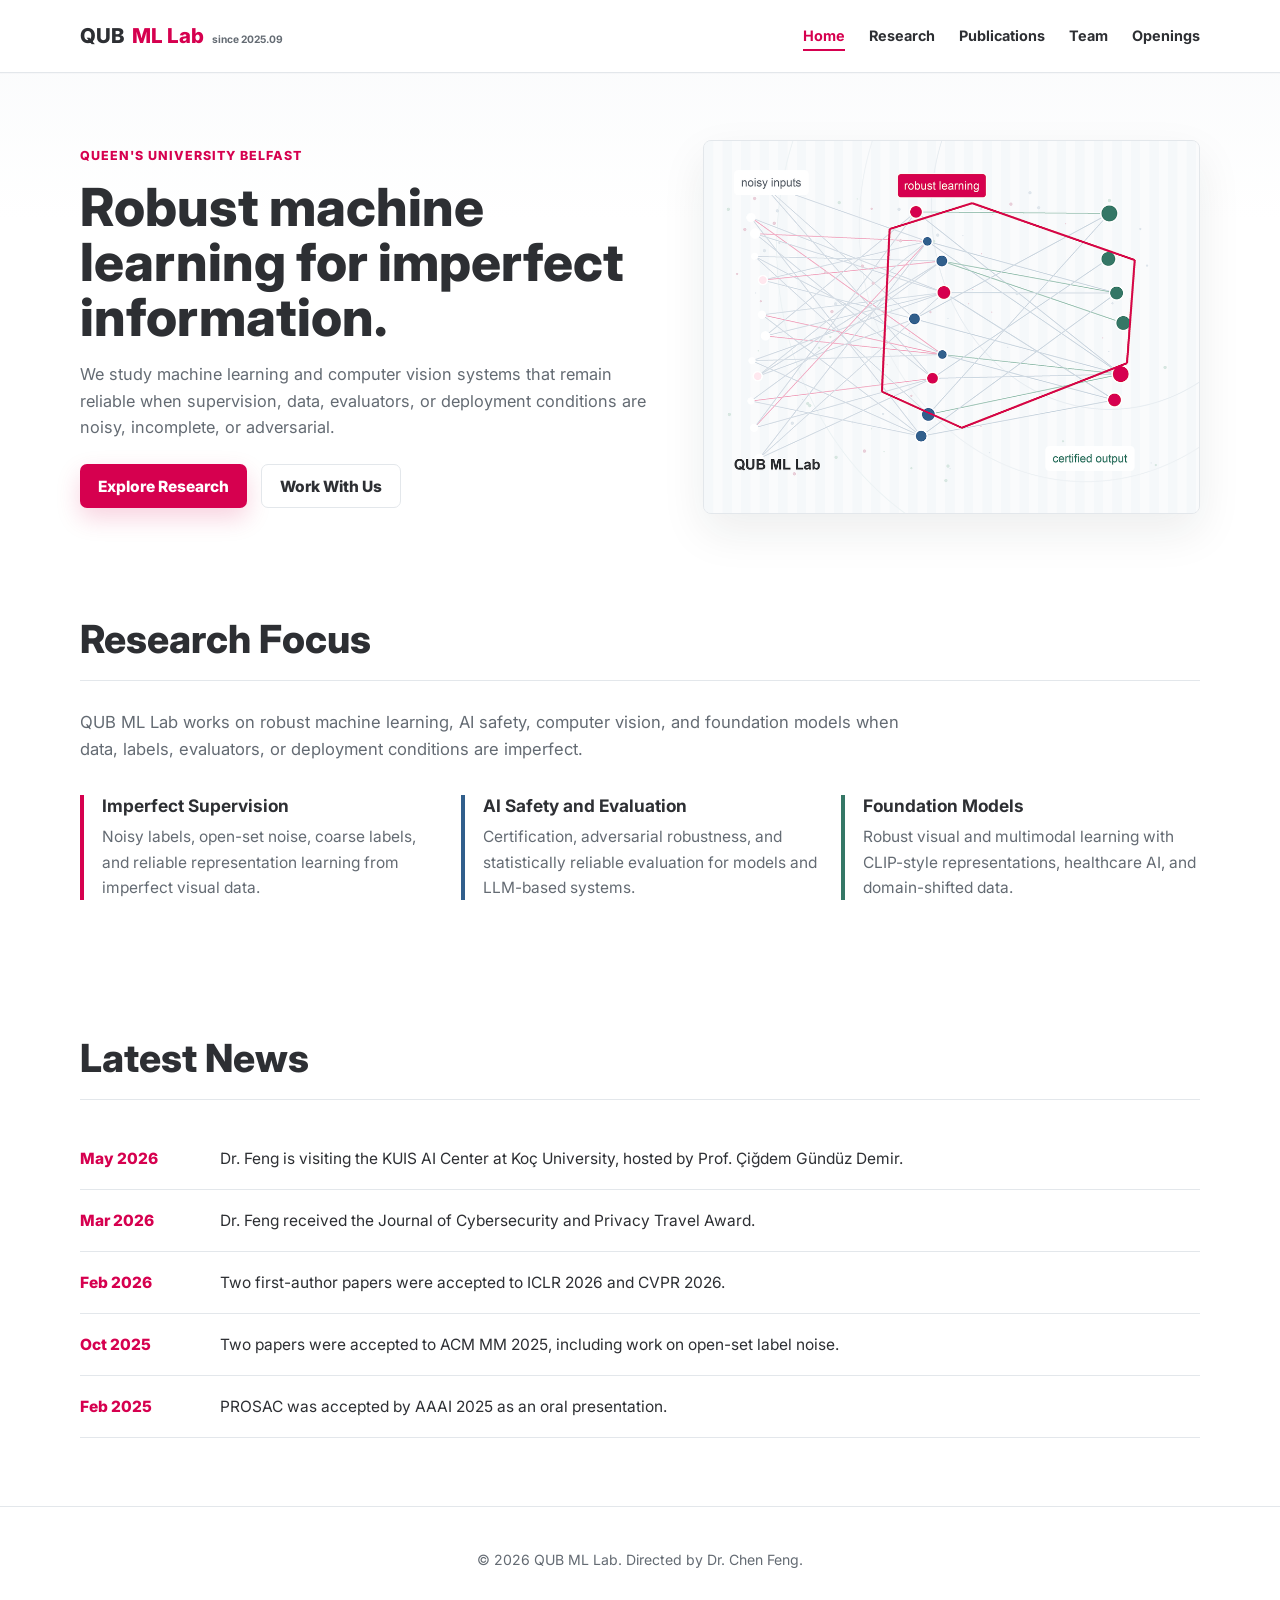
<file: index.html>
<!DOCTYPE html>
<html lang="en">
<head>
    <meta charset="UTF-8">
    <meta name="viewport" content="width=device-width, initial-scale=1.0">
    <meta name="description" content="QUB ML Lab at Queen's University Belfast researches robust machine learning, AI safety, and computer vision under imperfect information.">
    <meta name="keywords" content="QUB ML Lab, Queen's University Belfast, robust machine learning, AI safety, noisy labels, imperfect supervision, computer vision, foundation models">
    <meta name="author" content="QUB ML Lab, Dr. Chen Feng">
    <meta name="google-site-verification" content="5ubjARu1fwNDyKkQHaBxNW37N43oj0Prngqm2yiqPE0">
    <meta name="robots" content="index, follow">
    <meta name="theme-color" content="#d6004f">
    <link rel="canonical" href="https://qub-ml.github.io/">
    <title>QUB ML Lab | Robust Machine Learning, AI Safety and Computer Vision</title>
    <meta property="og:type" content="website">
    <meta property="og:locale" content="en_GB">
    <meta property="og:title" content="QUB ML Lab | Robust Machine Learning, AI Safety and Computer Vision">
    <meta property="og:description" content="QUB ML Lab at Queen's University Belfast researches robust machine learning, AI safety, and computer vision under imperfect information.">
    <meta property="og:url" content="https://qub-ml.github.io/">
    <meta property="og:image" content="https://qub-ml.github.io/assets/research-map.png">
    <meta property="og:image:width" content="960">
    <meta property="og:image:height" content="720">
    <meta property="og:image:alt" content="QUB ML Lab robust machine learning research map">
    <meta property="og:site_name" content="QUB ML Lab">
    <meta name="twitter:card" content="summary_large_image">
    <meta name="twitter:title" content="QUB ML Lab | Robust Machine Learning, AI Safety and Computer Vision">
    <meta name="twitter:description" content="QUB ML Lab at Queen's University Belfast researches robust machine learning, AI safety, and computer vision under imperfect information.">
    <meta name="twitter:image" content="https://qub-ml.github.io/assets/research-map.png">
    <meta name="twitter:image:alt" content="QUB ML Lab robust machine learning research map">
    <script type="application/ld+json">
    {
        "@context": "https://schema.org",
        "@graph": [
            {
                "@type": "ResearchOrganization",
                "@id": "https://qub-ml.github.io/#organization",
                "name": "QUB ML Lab",
                "url": "https://qub-ml.github.io/",
                "logo": "https://qub-ml.github.io/assets/research-map.png",
                "parentOrganization": {
                    "@type": "CollegeOrUniversity",
                    "name": "Queen's University Belfast",
                    "url": "https://www.qub.ac.uk/"
                },
                "foundingDate": "2025-09",
                "description": "QUB ML Lab researches robust machine learning, AI safety, and computer vision under imperfect information.",
                "sameAs": [
                    "https://mrchenfeng.github.io/"
                ]
            },
            {
                "@type": "WebSite",
                "@id": "https://qub-ml.github.io/#website",
                "url": "https://qub-ml.github.io/",
                "name": "QUB ML Lab",
                "description": "QUB ML Lab at Queen's University Belfast researches robust machine learning, AI safety, and computer vision under imperfect information.",
                "publisher": {
                    "@id": "https://qub-ml.github.io/#organization"
                }
            },
            {
                "@type": "Person",
                "@id": "https://qub-ml.github.io/#chen-feng",
                "name": "Chen Feng",
                "honorificPrefix": "Dr.",
                "jobTitle": "Assistant Professor",
                "affiliation": {
                    "@id": "https://qub-ml.github.io/#organization"
                },
                "url": "https://mrchenfeng.github.io/",
                "email": "mailto:c.feng@qub.ac.uk",
                "sameAs": [
                    "https://orcid.org/0000-0001-9199-559X"
                ]
            }
        ]
    }
    </script>
    <link rel="preconnect" href="https://fonts.googleapis.com">
    <link rel="preconnect" href="https://fonts.gstatic.com" crossorigin>
    <link href="https://fonts.googleapis.com/css2?family=Inter:wght@400;600;700;800&display=swap" rel="stylesheet">
    <link rel="icon" href="assets/favicon.svg" type="image/svg+xml">
    <link rel="stylesheet" href="css/style.css?v=20260618">
</head>
<body>
    <header class="site-header">
        <div class="nav-container">
            <a href="index.html" class="logo">QUB <span>ML Lab</span><small>since 2025.09</small></a>
            <button class="nav-toggle" type="button" aria-controls="site-navigation" aria-expanded="false" aria-label="Open navigation">
                <span></span>
                <span></span>
                <span></span>
            </button>
            <nav class="nav-links" id="site-navigation" aria-label="Main navigation">
                <a href="index.html" aria-current="page">Home</a>
                <a href="research.html">Research</a>
                <a href="publications.html">Publications</a>
                <a href="team.html">Team</a>
                <a href="join.html">Openings</a>
            </nav>
        </div>
    </header>

    <main>
        <section class="hero">
            <div class="hero-copy">
                <p class="eyebrow">Queen's University Belfast</p>
                <h1>Robust machine learning for imperfect information.</h1>
                <p class="lead">We study machine learning and computer vision systems that remain reliable when supervision, data, evaluators, or deployment conditions are noisy, incomplete, or adversarial.</p>
                <div class="button-row">
                    <a href="research.html" class="button">Explore Research</a>
                    <a href="join.html" class="button-secondary">Work With Us</a>
                </div>
            </div>
            <div class="hero-visual" aria-label="Abstract visualization of robust learning under noisy information">
                <img src="assets/research-map.png" alt="Abstract network visualization of clean and noisy information streams">
            </div>
        </section>

        <section class="section compact" aria-labelledby="research-focus">
            <h2 id="research-focus" class="page-title">Research Focus</h2>
            <p class="lead">QUB ML Lab works on robust machine learning, AI safety, computer vision, and foundation models when data, labels, evaluators, or deployment conditions are imperfect.</p>
            <div class="focus-grid">
                <article class="focus-item">
                    <h3>Imperfect Supervision</h3>
                    <p>Noisy labels, open-set noise, coarse labels, and reliable representation learning from imperfect visual data.</p>
                </article>
                <article class="focus-item">
                    <h3>AI Safety and Evaluation</h3>
                    <p>Certification, adversarial robustness, and statistically reliable evaluation for models and LLM-based systems.</p>
                </article>
                <article class="focus-item">
                    <h3>Foundation Models</h3>
                    <p>Robust visual and multimodal learning with CLIP-style representations, healthcare AI, and domain-shifted data.</p>
                </article>
            </div>
        </section>

        <section class="section" aria-labelledby="latest-news">
            <h2 id="latest-news" class="page-title">Latest News</h2>
            <ul class="news-list">
                <li>
                    <span class="news-date">May 2026</span>
                    <span>Dr. Feng is visiting the KUIS AI Center at Koç University, hosted by Prof. Çiğdem Gündüz Demir.</span>
                </li>
                <li>
                    <span class="news-date">Mar 2026</span>
                    <span>Dr. Feng received the Journal of Cybersecurity and Privacy Travel Award.</span>
                </li>
                <li>
                    <span class="news-date">Feb 2026</span>
                    <span>Two first-author papers were accepted to ICLR 2026 and CVPR 2026.</span>
                </li>
                <li>
                    <span class="news-date">Oct 2025</span>
                    <span>Two papers were accepted to ACM MM 2025, including work on open-set label noise.</span>
                </li>
                <li>
                    <span class="news-date">Feb 2025</span>
                    <span>PROSAC was accepted by AAAI 2025 as an oral presentation.</span>
                </li>
            </ul>
        </section>
    </main>

    <footer class="site-footer">
        <p>&copy; 2026 QUB ML Lab. Directed by Dr. Chen Feng.</p>
    </footer>
    <script src="js/site.js"></script>
</body>
</html>
</file>
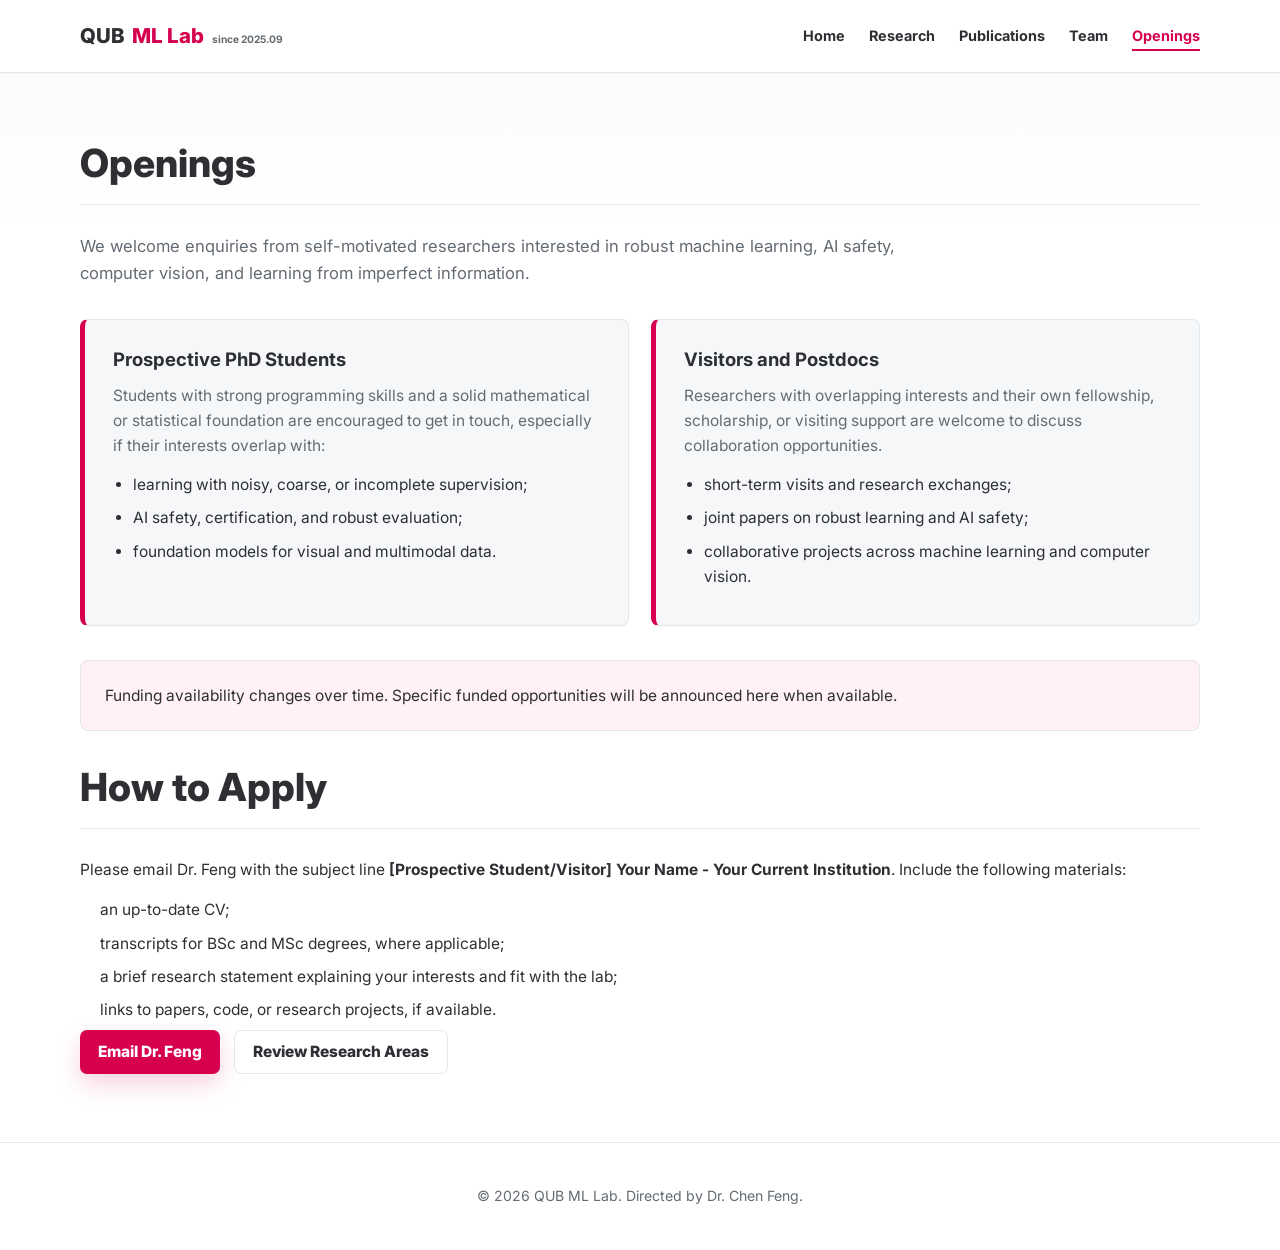
<file: join.html>
<!DOCTYPE html>
<html lang="en">
<head>
    <meta charset="UTF-8">
    <meta name="viewport" content="width=device-width, initial-scale=1.0">
    <meta name="description" content="Openings and application guidance for prospective PhD students, visitors, and postdocs at QUB ML Lab.">
    <meta name="keywords" content="QUB ML Lab openings, PhD opportunities, AI research positions, Queen's University Belfast lab opportunities, postdoc applications">
    <meta name="author" content="QUB ML Lab, Dr. Chen Feng">
    <meta name="robots" content="index, follow">
    <meta name="theme-color" content="#d6004f">
    <link rel="canonical" href="https://qub-ml.github.io/join.html">
    <title>Openings | PhD and Visiting Research Opportunities | QUB ML Lab</title>
    <meta property="og:type" content="website">
    <meta property="og:locale" content="en_GB">
    <meta property="og:title" content="Openings | PhD and Visiting Research Opportunities | QUB ML Lab">
    <meta property="og:description" content="Openings and application guidance for prospective PhD students, visitors, and postdocs at QUB ML Lab.">
    <meta property="og:url" content="https://qub-ml.github.io/join.html">
    <meta property="og:image" content="https://qub-ml.github.io/assets/research-map.png">
    <meta property="og:image:width" content="960">
    <meta property="og:image:height" content="720">
    <meta property="og:image:alt" content="QUB ML Lab robust machine learning research map">
    <meta property="og:site_name" content="QUB ML Lab">
    <meta name="twitter:card" content="summary_large_image">
    <meta name="twitter:title" content="Openings | PhD and Visiting Research Opportunities | QUB ML Lab">
    <meta name="twitter:description" content="Openings and application guidance for prospective PhD students, visitors, and postdocs at QUB ML Lab.">
    <meta name="twitter:image" content="https://qub-ml.github.io/assets/research-map.png">
    <meta name="twitter:image:alt" content="QUB ML Lab robust machine learning research map">
    <script type="application/ld+json">
    {
        "@context": "https://schema.org",
        "@type": "WebPage",
        "name": "Openings | QUB ML Lab",
        "url": "https://qub-ml.github.io/join.html",
        "description": "Openings and application guidance for prospective PhD students, visitors, and postdocs at QUB ML Lab.",
        "isPartOf": {
            "@type": "WebSite",
            "name": "QUB ML Lab",
            "url": "https://qub-ml.github.io/"
        },
        "about": "PhD, visitor, and postdoctoral research opportunities in robust machine learning, AI safety, and computer vision"
    }
    </script>
    <link rel="preconnect" href="https://fonts.googleapis.com">
    <link rel="preconnect" href="https://fonts.gstatic.com" crossorigin>
    <link href="https://fonts.googleapis.com/css2?family=Inter:wght@400;600;700;800&display=swap" rel="stylesheet">
    <link rel="icon" href="assets/favicon.svg" type="image/svg+xml">
    <link rel="stylesheet" href="css/style.css?v=20260618">
</head>
<body>
    <header class="site-header">
        <div class="nav-container">
            <a href="index.html" class="logo">QUB <span>ML Lab</span><small>since 2025.09</small></a>
            <button class="nav-toggle" type="button" aria-controls="site-navigation" aria-expanded="false" aria-label="Open navigation">
                <span></span>
                <span></span>
                <span></span>
            </button>
            <nav class="nav-links" id="site-navigation" aria-label="Main navigation">
                <a href="index.html">Home</a>
                <a href="research.html">Research</a>
                <a href="publications.html">Publications</a>
                <a href="team.html">Team</a>
                <a href="join.html" aria-current="page">Openings</a>
            </nav>
        </div>
    </header>

    <main>
        <section class="section">
            <h1 class="page-title">Openings</h1>
            <p class="lead">We welcome enquiries from self-motivated researchers interested in robust machine learning, AI safety, computer vision, and learning from imperfect information.</p>

            <div class="join-grid">
                <article class="join-box">
                    <h2>Prospective PhD Students</h2>
                    <p>Students with strong programming skills and a solid mathematical or statistical foundation are encouraged to get in touch, especially if their interests overlap with:</p>
                    <ul>
                        <li>learning with noisy, coarse, or incomplete supervision;</li>
                        <li>AI safety, certification, and robust evaluation;</li>
                        <li>foundation models for visual and multimodal data.</li>
                    </ul>
                </article>

                <article class="join-box">
                    <h2>Visitors and Postdocs</h2>
                    <p>Researchers with overlapping interests and their own fellowship, scholarship, or visiting support are welcome to discuss collaboration opportunities.</p>
                    <ul>
                        <li>short-term visits and research exchanges;</li>
                        <li>joint papers on robust learning and AI safety;</li>
                        <li>collaborative projects across machine learning and computer vision.</li>
                    </ul>
                </article>
            </div>

            <div class="notice">
                <p>Funding availability changes over time. Specific funded opportunities will be announced here when available.</p>
            </div>

            <h2 class="page-title">How to Apply</h2>
            <p>Please email Dr. Feng with the subject line <strong>[Prospective Student/Visitor] Your Name - Your Current Institution</strong>. Include the following materials:</p>
            <ul class="plain-list">
                <li>an up-to-date CV;</li>
                <li>transcripts for BSc and MSc degrees, where applicable;</li>
                <li>a brief research statement explaining your interests and fit with the lab;</li>
                <li>links to papers, code, or research projects, if available.</li>
            </ul>

            <div class="button-row">
                <a href="mailto:c.feng@qub.ac.uk?subject=%5BProspective%20Student%2FVisitor%5D%20Your%20Name%20-%20Your%20Current%20Institution" class="button">Email Dr. Feng</a>
                <a href="research.html" class="button-secondary">Review Research Areas</a>
            </div>
        </section>
    </main>

    <footer class="site-footer">
        <p>&copy; 2026 QUB ML Lab. Directed by Dr. Chen Feng.</p>
    </footer>
    <script src="js/site.js"></script>
</body>
</html>
</file>
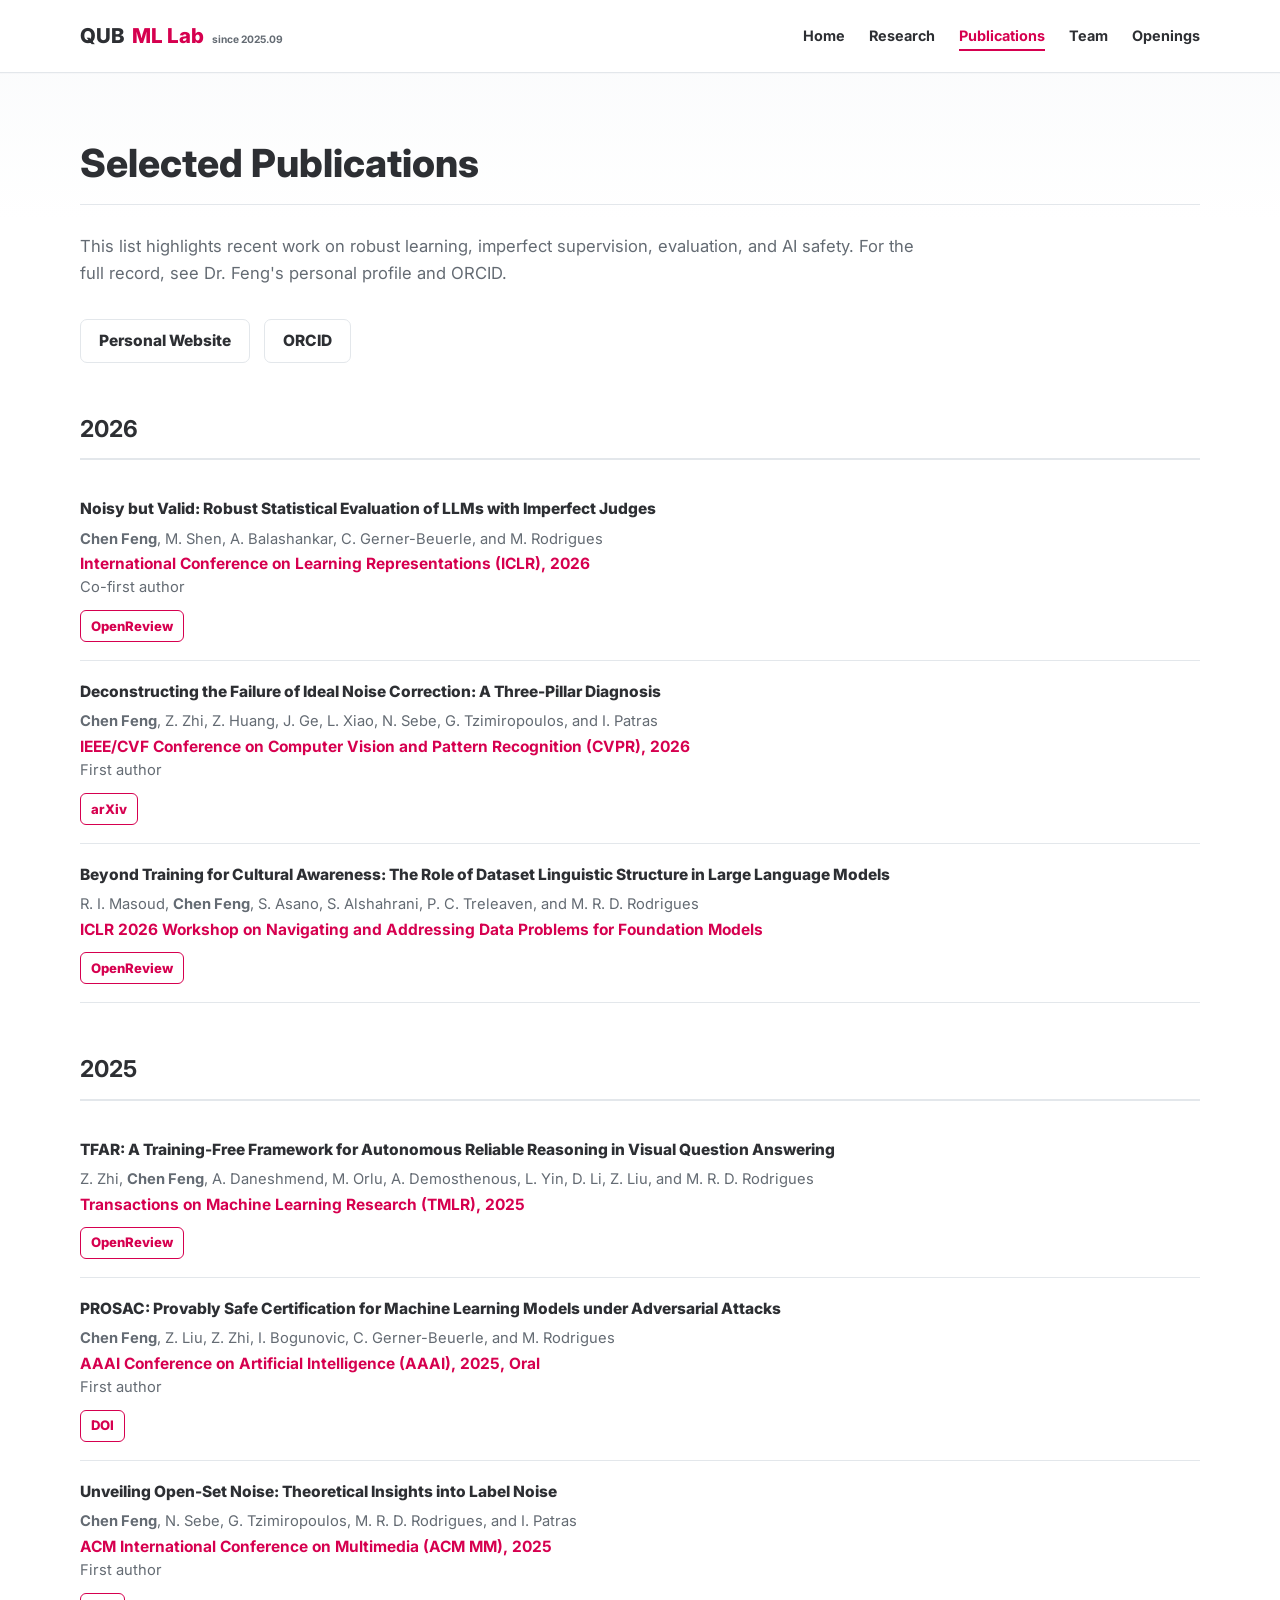
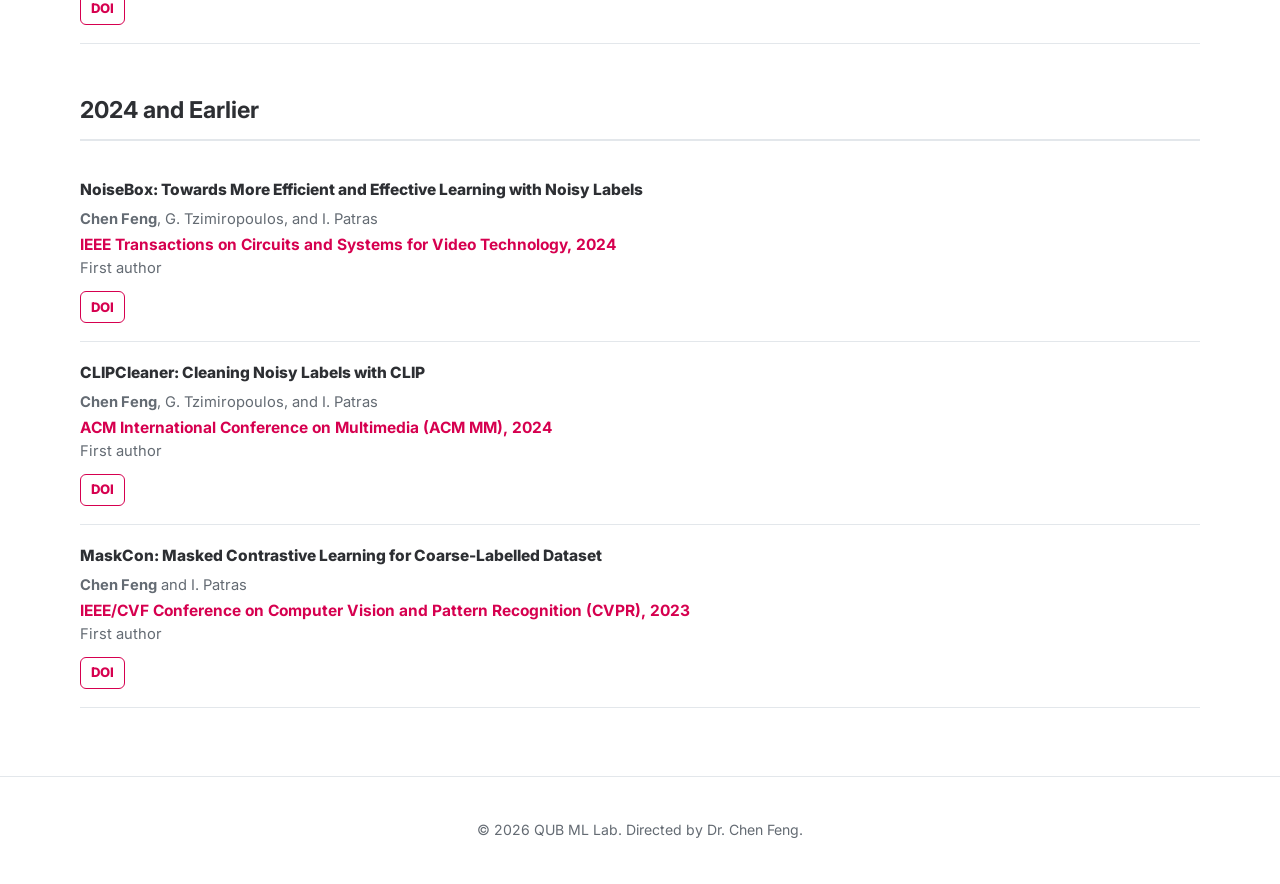
<file: publications.html>
<!DOCTYPE html>
<html lang="en">
<head>
    <meta charset="UTF-8">
    <meta name="viewport" content="width=device-width, initial-scale=1.0">
    <meta name="description" content="Selected publications from QUB ML Lab and Dr. Chen Feng on robust machine learning, noisy supervision, and AI safety.">
    <meta name="keywords" content="QUB ML Lab publications, Chen Feng publications, robust machine learning papers, AI safety papers, noisy supervision publications">
    <meta name="author" content="QUB ML Lab, Dr. Chen Feng">
    <meta name="robots" content="index, follow">
    <meta name="theme-color" content="#d6004f">
    <link rel="canonical" href="https://qub-ml.github.io/publications.html">
    <title>Publications | Robust Machine Learning and AI Safety | QUB ML Lab</title>
    <meta property="og:type" content="website">
    <meta property="og:locale" content="en_GB">
    <meta property="og:title" content="Publications | Robust Machine Learning and AI Safety | QUB ML Lab">
    <meta property="og:description" content="Selected publications from QUB ML Lab and Dr. Chen Feng on robust machine learning, noisy supervision, and AI safety.">
    <meta property="og:url" content="https://qub-ml.github.io/publications.html">
    <meta property="og:image" content="https://qub-ml.github.io/assets/research-map.png">
    <meta property="og:image:width" content="960">
    <meta property="og:image:height" content="720">
    <meta property="og:image:alt" content="QUB ML Lab robust machine learning research map">
    <meta property="og:site_name" content="QUB ML Lab">
    <meta name="twitter:card" content="summary_large_image">
    <meta name="twitter:title" content="Publications | Robust Machine Learning and AI Safety | QUB ML Lab">
    <meta name="twitter:description" content="Selected publications from QUB ML Lab and Dr. Chen Feng on robust machine learning, noisy supervision, and AI safety.">
    <meta name="twitter:image" content="https://qub-ml.github.io/assets/research-map.png">
    <meta name="twitter:image:alt" content="QUB ML Lab robust machine learning research map">
    <script type="application/ld+json">
    {
        "@context": "https://schema.org",
        "@type": "CollectionPage",
        "name": "Selected Publications | QUB ML Lab",
        "url": "https://qub-ml.github.io/publications.html",
        "description": "Selected publications from QUB ML Lab and Dr. Chen Feng on robust machine learning, noisy supervision, and AI safety.",
        "isPartOf": {
            "@type": "WebSite",
            "name": "QUB ML Lab",
            "url": "https://qub-ml.github.io/"
        },
        "about": [
            "robust machine learning",
            "noisy supervision",
            "AI safety",
            "computer vision"
        ]
    }
    </script>
    <link rel="preconnect" href="https://fonts.googleapis.com">
    <link rel="preconnect" href="https://fonts.gstatic.com" crossorigin>
    <link href="https://fonts.googleapis.com/css2?family=Inter:wght@400;600;700;800&display=swap" rel="stylesheet">
    <link rel="icon" href="assets/favicon.svg" type="image/svg+xml">
    <link rel="stylesheet" href="css/style.css?v=20260618">
</head>
<body>
    <header class="site-header">
        <div class="nav-container">
            <a href="index.html" class="logo">QUB <span>ML Lab</span><small>since 2025.09</small></a>
            <button class="nav-toggle" type="button" aria-controls="site-navigation" aria-expanded="false" aria-label="Open navigation">
                <span></span>
                <span></span>
                <span></span>
            </button>
            <nav class="nav-links" id="site-navigation" aria-label="Main navigation">
                <a href="index.html">Home</a>
                <a href="research.html">Research</a>
                <a href="publications.html" aria-current="page">Publications</a>
                <a href="team.html">Team</a>
                <a href="join.html">Openings</a>
            </nav>
        </div>
    </header>

    <main>
        <section class="section">
            <h1 class="page-title">Selected Publications</h1>
            <p class="lead">This list highlights recent work on robust learning, imperfect supervision, evaluation, and AI safety. For the full record, see Dr. Feng's personal profile and ORCID.</p>
            <div class="button-row">
                <a class="button-secondary" href="https://mrchenfeng.github.io/" target="_blank" rel="noopener noreferrer">Personal Website</a>
                <a class="button-secondary" href="https://orcid.org/0000-0001-9199-559X" target="_blank" rel="noopener noreferrer">ORCID</a>
            </div>

            <div id="publications-list" data-publications-src="data/publications.json" aria-live="polite">
                <h2 class="pub-year">2026</h2>
                <div class="pub-list">
                    <article class="pub-item">
                        <div class="pub-title">Noisy but Valid: Robust Statistical Evaluation of LLMs with Imperfect Judges</div>
                        <div class="pub-authors"><strong>Chen Feng</strong>, M. Shen, A. Balashankar, C. Gerner-Beuerle, and M. Rodrigues</div>
                        <div class="pub-venue">International Conference on Learning Representations (ICLR), 2026</div>
                        <div class="pub-note">Co-first author</div>
                        <div class="pub-links">
                            <a href="https://openreview.net/forum?id=hEhxreaLdU" target="_blank" rel="noopener noreferrer">OpenReview</a>
                        </div>
                    </article>

                    <article class="pub-item">
                        <div class="pub-title">Deconstructing the Failure of Ideal Noise Correction: A Three-Pillar Diagnosis</div>
                        <div class="pub-authors"><strong>Chen Feng</strong>, Z. Zhi, Z. Huang, J. Ge, L. Xiao, N. Sebe, G. Tzimiropoulos, and I. Patras</div>
                        <div class="pub-venue">IEEE/CVF Conference on Computer Vision and Pattern Recognition (CVPR), 2026</div>
                        <div class="pub-note">First author</div>
                        <div class="pub-links">
                            <a href="https://arxiv.org/abs/2603.12997" target="_blank" rel="noopener noreferrer">arXiv</a>
                        </div>
                    </article>

                    <article class="pub-item">
                        <div class="pub-title">Beyond Training for Cultural Awareness: The Role of Dataset Linguistic Structure in Large Language Models</div>
                        <div class="pub-authors">R. I. Masoud, <strong>Chen Feng</strong>, S. Asano, S. Alshahrani, P. C. Treleaven, and M. R. D. Rodrigues</div>
                        <div class="pub-venue">ICLR 2026 Workshop on Navigating and Addressing Data Problems for Foundation Models</div>
                        <div class="pub-links">
                            <a href="https://openreview.net/forum?id=5Tbs4WQw7j" target="_blank" rel="noopener noreferrer">OpenReview</a>
                        </div>
                    </article>
                </div>

                <h2 class="pub-year">2025</h2>
                <div class="pub-list">
                    <article class="pub-item">
                        <div class="pub-title">TFAR: A Training-Free Framework for Autonomous Reliable Reasoning in Visual Question Answering</div>
                        <div class="pub-authors">Z. Zhi, <strong>Chen Feng</strong>, A. Daneshmend, M. Orlu, A. Demosthenous, L. Yin, D. Li, Z. Liu, and M. R. D. Rodrigues</div>
                        <div class="pub-venue">Transactions on Machine Learning Research (TMLR), 2025</div>
                        <div class="pub-links">
                            <a href="https://openreview.net/forum?id=cBAKeZN3jy" target="_blank" rel="noopener noreferrer">OpenReview</a>
                        </div>
                    </article>

                    <article class="pub-item">
                        <div class="pub-title">PROSAC: Provably Safe Certification for Machine Learning Models under Adversarial Attacks</div>
                        <div class="pub-authors"><strong>Chen Feng</strong>, Z. Liu, Z. Zhi, I. Bogunovic, C. Gerner-Beuerle, and M. Rodrigues</div>
                        <div class="pub-venue">AAAI Conference on Artificial Intelligence (AAAI), 2025, Oral</div>
                        <div class="pub-note">First author</div>
                        <div class="pub-links">
                            <a href="https://doi.org/10.1609/aaai.v39i3.32300" target="_blank" rel="noopener noreferrer">DOI</a>
                        </div>
                    </article>

                    <article class="pub-item">
                        <div class="pub-title">Unveiling Open-Set Noise: Theoretical Insights into Label Noise</div>
                        <div class="pub-authors"><strong>Chen Feng</strong>, N. Sebe, G. Tzimiropoulos, M. R. D. Rodrigues, and I. Patras</div>
                        <div class="pub-venue">ACM International Conference on Multimedia (ACM MM), 2025</div>
                        <div class="pub-note">First author</div>
                        <div class="pub-links">
                            <a href="https://doi.org/10.1145/3746027.3755040" target="_blank" rel="noopener noreferrer">DOI</a>
                        </div>
                    </article>
                </div>

                <h2 class="pub-year">2024 and Earlier</h2>
                <div class="pub-list">
                    <article class="pub-item">
                        <div class="pub-title">NoiseBox: Towards More Efficient and Effective Learning with Noisy Labels</div>
                        <div class="pub-authors"><strong>Chen Feng</strong>, G. Tzimiropoulos, and I. Patras</div>
                        <div class="pub-venue">IEEE Transactions on Circuits and Systems for Video Technology, 2024</div>
                        <div class="pub-note">First author</div>
                        <div class="pub-links">
                            <a href="https://doi.org/10.1109/TCSVT.2024.3426994" target="_blank" rel="noopener noreferrer">DOI</a>
                        </div>
                    </article>

                    <article class="pub-item">
                        <div class="pub-title">CLIPCleaner: Cleaning Noisy Labels with CLIP</div>
                        <div class="pub-authors"><strong>Chen Feng</strong>, G. Tzimiropoulos, and I. Patras</div>
                        <div class="pub-venue">ACM International Conference on Multimedia (ACM MM), 2024</div>
                        <div class="pub-note">First author</div>
                        <div class="pub-links">
                            <a href="https://doi.org/10.1145/3664647.3680664" target="_blank" rel="noopener noreferrer">DOI</a>
                        </div>
                    </article>

                    <article class="pub-item">
                        <div class="pub-title">MaskCon: Masked Contrastive Learning for Coarse-Labelled Dataset</div>
                        <div class="pub-authors"><strong>Chen Feng</strong> and I. Patras</div>
                        <div class="pub-venue">IEEE/CVF Conference on Computer Vision and Pattern Recognition (CVPR), 2023</div>
                        <div class="pub-note">First author</div>
                        <div class="pub-links">
                            <a href="https://doi.org/10.1109/CVPR52729.2023.01907" target="_blank" rel="noopener noreferrer">DOI</a>
                        </div>
                    </article>
                </div>
            </div>
        </section>
    </main>

    <footer class="site-footer">
        <p>&copy; 2026 QUB ML Lab. Directed by Dr. Chen Feng.</p>
    </footer>
    <script src="js/site.js"></script>
    <script src="js/publications.js"></script>
</body>
</html>
</file>
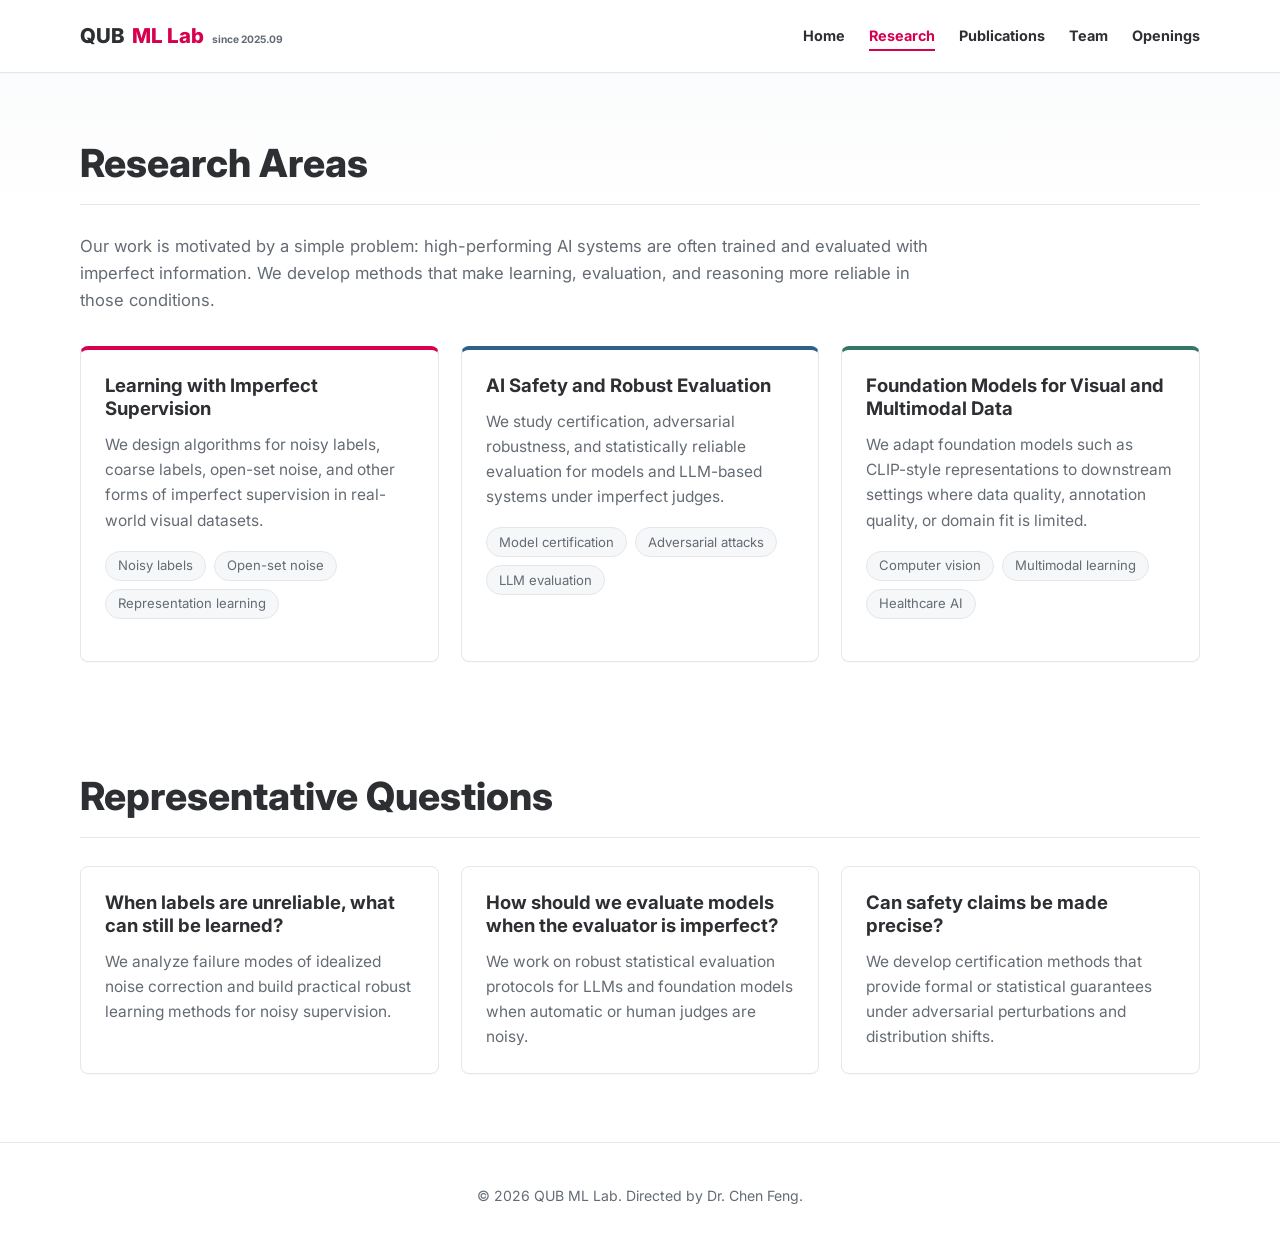
<file: research.html>
<!DOCTYPE html>
<html lang="en">
<head>
    <meta charset="UTF-8">
    <meta name="viewport" content="width=device-width, initial-scale=1.0">
    <meta name="description" content="Research themes of QUB ML Lab at Queen's University Belfast: imperfect supervision, AI safety, robust evaluation, and foundation models.">
    <meta name="keywords" content="QUB ML Lab research, imperfect supervision, AI safety, robust evaluation, foundation models, computer vision">
    <meta name="author" content="QUB ML Lab, Dr. Chen Feng">
    <meta name="robots" content="index, follow">
    <meta name="theme-color" content="#d6004f">
    <link rel="canonical" href="https://qub-ml.github.io/research.html">
    <title>Research | Robust ML, AI Safety and Computer Vision | QUB ML Lab</title>
    <meta property="og:type" content="website">
    <meta property="og:locale" content="en_GB">
    <meta property="og:title" content="Research | Robust ML, AI Safety and Computer Vision | QUB ML Lab">
    <meta property="og:description" content="Research themes of QUB ML Lab at Queen's University Belfast: imperfect supervision, AI safety, robust evaluation, and foundation models.">
    <meta property="og:url" content="https://qub-ml.github.io/research.html">
    <meta property="og:image" content="https://qub-ml.github.io/assets/research-map.png">
    <meta property="og:image:width" content="960">
    <meta property="og:image:height" content="720">
    <meta property="og:image:alt" content="QUB ML Lab robust machine learning research map">
    <meta property="og:site_name" content="QUB ML Lab">
    <meta name="twitter:card" content="summary_large_image">
    <meta name="twitter:title" content="Research | Robust ML, AI Safety and Computer Vision | QUB ML Lab">
    <meta name="twitter:description" content="Research themes of QUB ML Lab at Queen's University Belfast: imperfect supervision, AI safety, robust evaluation, and foundation models.">
    <meta name="twitter:image" content="https://qub-ml.github.io/assets/research-map.png">
    <meta name="twitter:image:alt" content="QUB ML Lab robust machine learning research map">
    <script type="application/ld+json">
    {
        "@context": "https://schema.org",
        "@type": "AboutPage",
        "name": "Research | QUB ML Lab",
        "url": "https://qub-ml.github.io/research.html",
        "description": "Research themes of QUB ML Lab at Queen's University Belfast: imperfect supervision, AI safety, robust evaluation, and foundation models.",
        "isPartOf": {
            "@type": "WebSite",
            "name": "QUB ML Lab",
            "url": "https://qub-ml.github.io/"
        },
        "about": [
            "learning with imperfect supervision",
            "AI safety",
            "robust evaluation",
            "foundation models",
            "computer vision"
        ]
    }
    </script>
    <link rel="preconnect" href="https://fonts.googleapis.com">
    <link rel="preconnect" href="https://fonts.gstatic.com" crossorigin>
    <link href="https://fonts.googleapis.com/css2?family=Inter:wght@400;600;700;800&display=swap" rel="stylesheet">
    <link rel="icon" href="assets/favicon.svg" type="image/svg+xml">
    <link rel="stylesheet" href="css/style.css?v=20260618">
</head>
<body>
    <header class="site-header">
        <div class="nav-container">
            <a href="index.html" class="logo">QUB <span>ML Lab</span><small>since 2025.09</small></a>
            <button class="nav-toggle" type="button" aria-controls="site-navigation" aria-expanded="false" aria-label="Open navigation">
                <span></span>
                <span></span>
                <span></span>
            </button>
            <nav class="nav-links" id="site-navigation" aria-label="Main navigation">
                <a href="index.html">Home</a>
                <a href="research.html" aria-current="page">Research</a>
                <a href="publications.html">Publications</a>
                <a href="team.html">Team</a>
                <a href="join.html">Openings</a>
            </nav>
        </div>
    </header>

    <main>
        <section class="section">
            <h1 class="page-title">Research Areas</h1>
            <p class="lead">Our work is motivated by a simple problem: high-performing AI systems are often trained and evaluated with imperfect information. We develop methods that make learning, evaluation, and reasoning more reliable in those conditions.</p>

            <div class="research-grid">
                <article class="research-card">
                    <h2>Learning with Imperfect Supervision</h2>
                    <p>We design algorithms for noisy labels, coarse labels, open-set noise, and other forms of imperfect supervision in real-world visual datasets.</p>
                    <div class="tag-list">
                        <span>Noisy labels</span>
                        <span>Open-set noise</span>
                        <span>Representation learning</span>
                    </div>
                </article>

                <article class="research-card">
                    <h2>AI Safety and Robust Evaluation</h2>
                    <p>We study certification, adversarial robustness, and statistically reliable evaluation for models and LLM-based systems under imperfect judges.</p>
                    <div class="tag-list">
                        <span>Model certification</span>
                        <span>Adversarial attacks</span>
                        <span>LLM evaluation</span>
                    </div>
                </article>

                <article class="research-card">
                    <h2>Foundation Models for Visual and Multimodal Data</h2>
                    <p>We adapt foundation models such as CLIP-style representations to downstream settings where data quality, annotation quality, or domain fit is limited.</p>
                    <div class="tag-list">
                        <span>Computer vision</span>
                        <span>Multimodal learning</span>
                        <span>Healthcare AI</span>
                    </div>
                </article>
            </div>
        </section>

        <section class="section compact">
            <h2 class="page-title">Representative Questions</h2>
            <div class="cards-grid">
                <article class="card">
                    <h3>When labels are unreliable, what can still be learned?</h3>
                    <p>We analyze failure modes of idealized noise correction and build practical robust learning methods for noisy supervision.</p>
                </article>
                <article class="card">
                    <h3>How should we evaluate models when the evaluator is imperfect?</h3>
                    <p>We work on robust statistical evaluation protocols for LLMs and foundation models when automatic or human judges are noisy.</p>
                </article>
                <article class="card">
                    <h3>Can safety claims be made precise?</h3>
                    <p>We develop certification methods that provide formal or statistical guarantees under adversarial perturbations and distribution shifts.</p>
                </article>
            </div>
        </section>
    </main>

    <footer class="site-footer">
        <p>&copy; 2026 QUB ML Lab. Directed by Dr. Chen Feng.</p>
    </footer>
    <script src="js/site.js"></script>
</body>
</html>
</file>
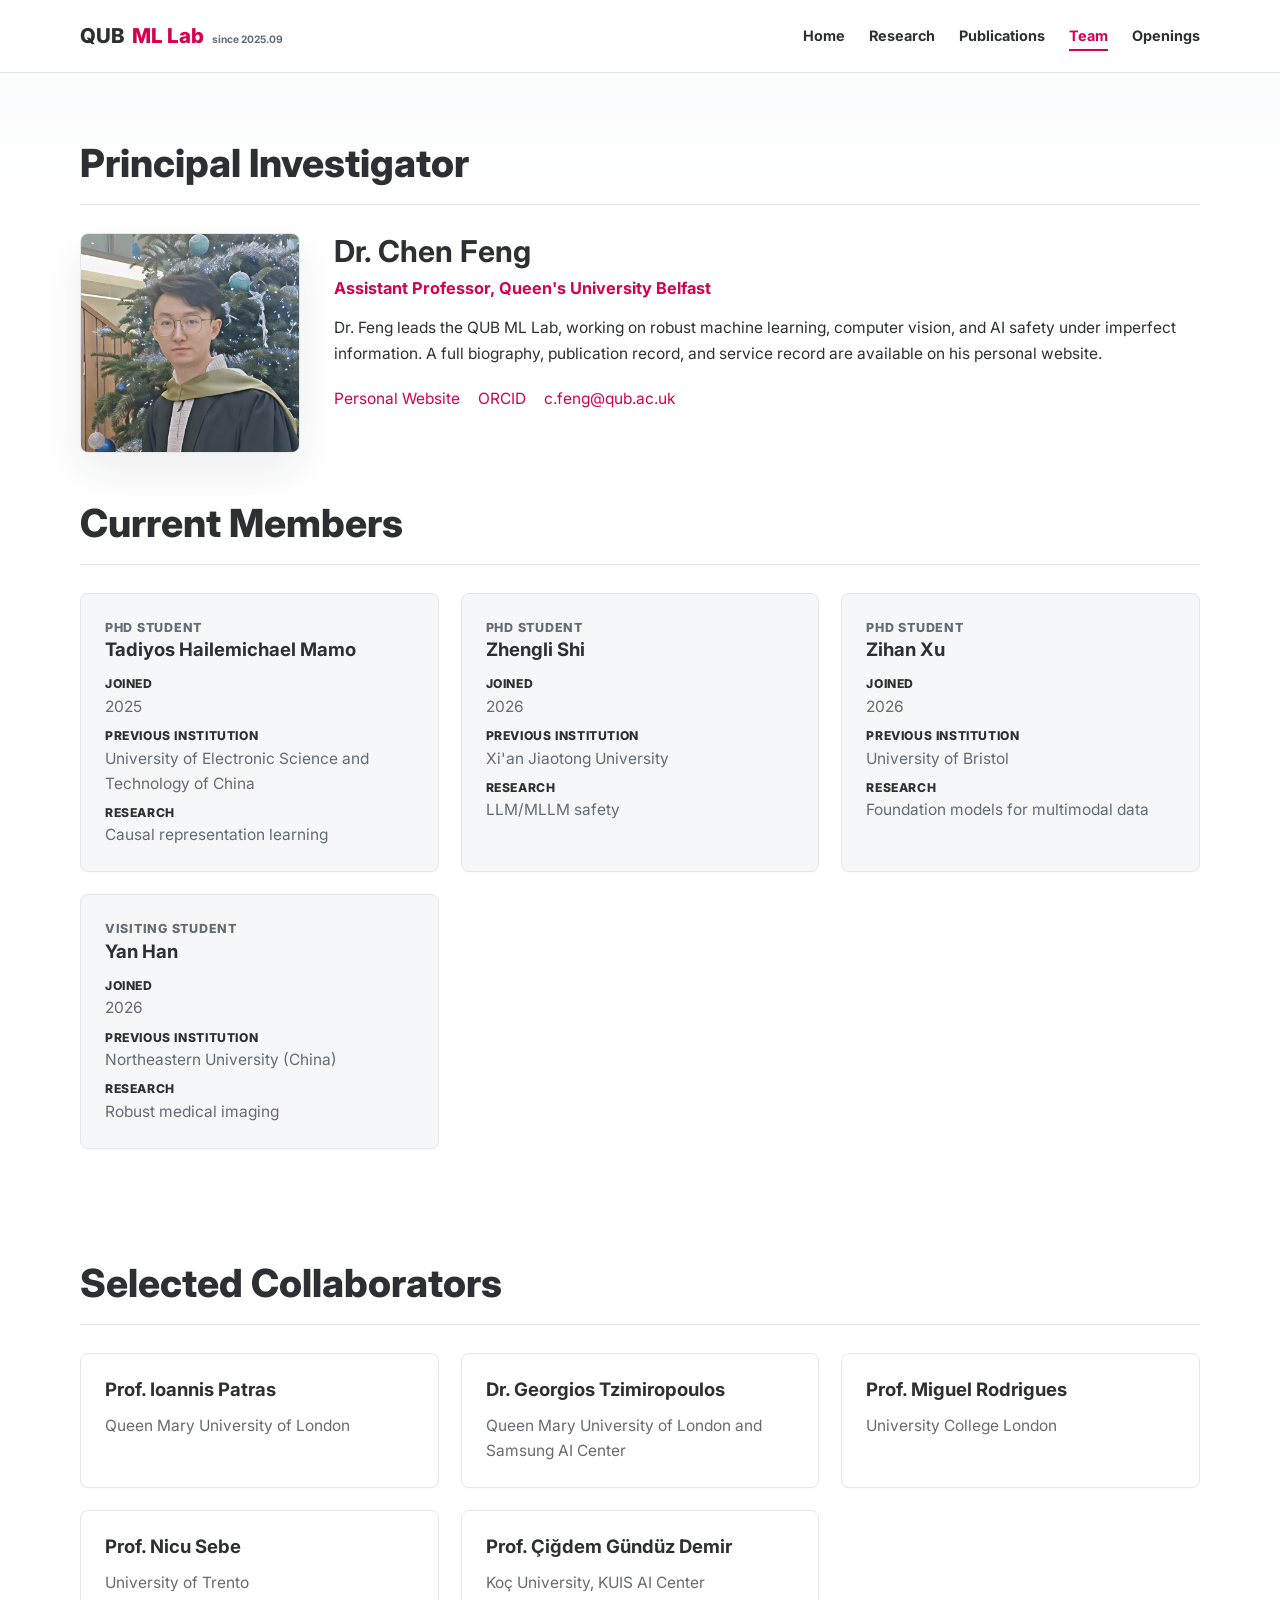
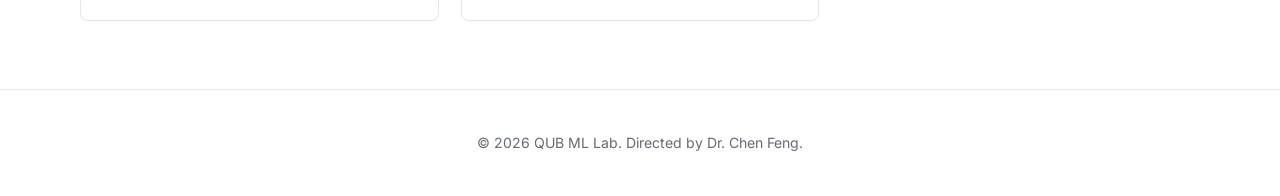
<file: team.html>
<!DOCTYPE html>
<html lang="en">
<head>
    <meta charset="UTF-8">
    <meta name="viewport" content="width=device-width, initial-scale=1.0">
    <meta name="description" content="Team and principal investigator profile for QUB ML Lab at Queen's University Belfast.">
    <meta name="keywords" content="QUB ML Lab team, Chen Feng, Queen's University Belfast, AI research group, robust machine learning team">
    <meta name="author" content="QUB ML Lab, Dr. Chen Feng">
    <meta name="robots" content="index, follow">
    <meta name="theme-color" content="#d6004f">
    <link rel="canonical" href="https://qub-ml.github.io/team.html">
    <title>Team | Dr. Chen Feng and QUB ML Lab Members</title>
    <meta property="og:type" content="website">
    <meta property="og:locale" content="en_GB">
    <meta property="og:title" content="Team | Dr. Chen Feng and QUB ML Lab Members">
    <meta property="og:description" content="Team and principal investigator profile for QUB ML Lab at Queen's University Belfast.">
    <meta property="og:url" content="https://qub-ml.github.io/team.html">
    <meta property="og:image" content="https://qub-ml.github.io/assets/research-map.png">
    <meta property="og:image:width" content="960">
    <meta property="og:image:height" content="720">
    <meta property="og:image:alt" content="QUB ML Lab robust machine learning research map">
    <meta property="og:site_name" content="QUB ML Lab">
    <meta name="twitter:card" content="summary_large_image">
    <meta name="twitter:title" content="Team | Dr. Chen Feng and QUB ML Lab Members">
    <meta name="twitter:description" content="Team and principal investigator profile for QUB ML Lab at Queen's University Belfast.">
    <meta name="twitter:image" content="https://qub-ml.github.io/assets/research-map.png">
    <meta name="twitter:image:alt" content="QUB ML Lab robust machine learning research map">
    <script type="application/ld+json">
    {
        "@context": "https://schema.org",
        "@type": "ProfilePage",
        "name": "Team | QUB ML Lab",
        "url": "https://qub-ml.github.io/team.html",
        "description": "Team and principal investigator profile for QUB ML Lab at Queen's University Belfast.",
        "mainEntity": {
            "@type": "Person",
            "name": "Chen Feng",
            "honorificPrefix": "Dr.",
            "jobTitle": "Assistant Professor",
            "affiliation": {
                "@type": "CollegeOrUniversity",
                "name": "Queen's University Belfast"
            },
            "url": "https://mrchenfeng.github.io/",
            "email": "mailto:c.feng@qub.ac.uk",
            "sameAs": [
                "https://orcid.org/0000-0001-9199-559X"
            ]
        }
    }
    </script>
    <link rel="preconnect" href="https://fonts.googleapis.com">
    <link rel="preconnect" href="https://fonts.gstatic.com" crossorigin>
    <link href="https://fonts.googleapis.com/css2?family=Inter:wght@400;600;700;800&display=swap" rel="stylesheet">
    <link rel="icon" href="assets/favicon.svg" type="image/svg+xml">
    <link rel="stylesheet" href="css/style.css?v=20260618">
</head>
<body>
    <header class="site-header">
        <div class="nav-container">
            <a href="index.html" class="logo">QUB <span>ML Lab</span><small>since 2025.09</small></a>
            <button class="nav-toggle" type="button" aria-controls="site-navigation" aria-expanded="false" aria-label="Open navigation">
                <span></span>
                <span></span>
                <span></span>
            </button>
            <nav class="nav-links" id="site-navigation" aria-label="Main navigation">
                <a href="index.html">Home</a>
                <a href="research.html">Research</a>
                <a href="publications.html">Publications</a>
                <a href="team.html" aria-current="page">Team</a>
                <a href="join.html">Openings</a>
            </nav>
        </div>
    </header>

    <main>
        <section class="section">
            <h1 class="page-title">Principal Investigator</h1>
            <div class="profile">
                <img class="profile-photo" src="assets/gown-avatar.jpg" alt="Dr. Chen Feng in academic gown">
                <div>
                    <h2>Dr. Chen Feng</h2>
                    <p class="profile-role">Assistant Professor, Queen's University Belfast</p>
                    <p>Dr. Feng leads the QUB ML Lab, working on robust machine learning, computer vision, and AI safety under imperfect information. A full biography, publication record, and service record are available on his personal website.</p>
                    <div class="link-list">
                        <a href="https://mrchenfeng.github.io/" target="_blank" rel="noopener noreferrer">Personal Website</a>
                        <a href="https://orcid.org/0000-0001-9199-559X" target="_blank" rel="noopener noreferrer">ORCID</a>
                        <a href="mailto:c.feng@qub.ac.uk">c.feng@qub.ac.uk</a>
                    </div>
                </div>
            </div>

            <h2 class="page-title">Current Members</h2>
            <div class="member-grid">
                <article class="member-card">
                    <p class="member-status">PhD Student</p>
                    <h3><a href="https://www.tadiyos.com" target="_blank" rel="noopener noreferrer">Tadiyos Hailemichael Mamo</a></h3>
                    <dl class="member-details">
                        <div>
                            <dt>Joined</dt>
                            <dd>2025</dd>
                        </div>
                        <div>
                            <dt>Previous institution</dt>
                            <dd>University of Electronic Science and Technology of China</dd>
                        </div>
                        <div>
                            <dt>Research</dt>
                            <dd>Causal representation learning</dd>
                        </div>
                    </dl>
                </article>

                <article class="member-card">
                    <p class="member-status">PhD Student</p>
                    <h3>Zhengli Shi</h3>
                    <dl class="member-details">
                        <div>
                            <dt>Joined</dt>
                            <dd>2026</dd>
                        </div>
                        <div>
                            <dt>Previous institution</dt>
                            <dd>Xi'an Jiaotong University</dd>
                        </div>
                        <div>
                            <dt>Research</dt>
                            <dd>LLM/MLLM safety</dd>
                        </div>
                    </dl>
                </article>

                <article class="member-card">
                    <p class="member-status">PhD Student</p>
                    <h3>Zihan Xu</h3>
                    <dl class="member-details">
                        <div>
                            <dt>Joined</dt>
                            <dd>2026</dd>
                        </div>
                        <div>
                            <dt>Previous institution</dt>
                            <dd>University of Bristol</dd>
                        </div>
                        <div>
                            <dt>Research</dt>
                            <dd>Foundation models for multimodal data</dd>
                        </div>
                    </dl>
                </article>
 
                <article class="member-card">
                    <p class="member-status">Visiting Student</p>
                    <h3>Yan Han</h3>
                    <dl class="member-details">
                        <div>
                            <dt>Joined</dt>
                            <dd>2026</dd>
                        </div>
                        <div>
                            <dt>Previous institution</dt>
                            <dd>Northeastern University (China)</dd>
                        </div>
                        <div>
                            <dt>Research</dt>
                            <dd>Robust medical imaging</dd>
                        </div>
                    </dl>
                </article>

 
            </div>
        </section>

        <section class="section compact">
            <h2 class="page-title">Selected Collaborators</h2>
            <div class="cards-grid">
                <article class="card">
                    <h3><a href="https://scholar.google.com/citations?hl=en&user=OBYLxRkAAAAJ" target="_blank" rel="noopener noreferrer">Prof. Ioannis Patras</a></h3>
                    <p>Queen Mary University of London</p>
                </article>
                <article class="card">
                    <h3><a href="https://scholar.google.com/citations?hl=en&user=D4JkWxf-8fwC" target="_blank" rel="noopener noreferrer">Dr. Georgios Tzimiropoulos</a></h3>
                    <p>Queen Mary University of London and Samsung AI Center</p>
                </article>
                <article class="card">
                    <h3><a href="https://scholar.google.com/citations?hl=en&user=Fmjz3bYAAAAJ" target="_blank" rel="noopener noreferrer">Prof. Miguel Rodrigues</a></h3>
                    <p>University College London</p>
                </article>
                <article class="card">
                    <h3><a href="https://scholar.google.com/citations?user=stFCYOAAAAAJ&hl=en&oi=ao" target="_blank" rel="noopener noreferrer">Prof. Nicu Sebe</a></h3>
                    <p>University of Trento</p>
                </article>
                <article class="card">
                    <h3><a href="https://scholar.google.com/citations?hl=en&user=d1I0jcAAAAAJ" target="_blank" rel="noopener noreferrer">Prof. Çiğdem Gündüz Demir</a></h3>
                    <p>Koç University, KUIS AI Center</p>
                </article>
            </div>
        </section>
    </main>

    <footer class="site-footer">
        <p>&copy; 2026 QUB ML Lab. Directed by Dr. Chen Feng.</p>
    </footer>
    <script src="js/site.js"></script>
</body>
</html>
</file>
<file: css/style.css>
/* QUB ML Lab shared styles */
:root {
    --qub-red: #d6004f;
    --qub-red-dark: #a9003d;
    --ink: #2d2f33;
    --muted: #646b73;
    --line: #e3e7eb;
    --paper: #ffffff;
    --soft: #f5f7f9;
    --soft-red: #fff1f5;
    --blue: #315f8c;
    --green: #357766;
    --shadow: 0 18px 45px rgba(28, 35, 43, 0.08);
    --shadow-soft: 0 12px 28px rgba(28, 35, 43, 0.06);
}

* {
    box-sizing: border-box;
}

html {
    scroll-behavior: smooth;
}

body {
    margin: 0;
    color: var(--ink);
    background:
        linear-gradient(180deg, rgba(245, 247, 249, 0.62) 0, rgba(255, 255, 255, 0) 220px),
        var(--paper);
    font-family: Inter, system-ui, -apple-system, BlinkMacSystemFont, "Segoe UI", sans-serif;
    font-size: 15.5px;
    line-height: 1.62;
}

a {
    color: var(--qub-red);
    text-decoration: none;
    transition: color 0.18s ease, border-color 0.18s ease, background-color 0.18s ease, transform 0.18s ease, box-shadow 0.18s ease;
}

a:hover {
    color: var(--qub-red-dark);
}

a:focus-visible,
button:focus-visible {
    outline: 3px solid rgba(214, 0, 79, 0.28);
    outline-offset: 3px;
}

img {
    max-width: 100%;
    display: block;
}

.site-header {
    position: sticky;
    top: 0;
    z-index: 20;
    border-bottom: 1px solid var(--line);
    background: rgba(255, 255, 255, 0.96);
    backdrop-filter: blur(10px);
    box-shadow: 0 1px 0 rgba(28, 35, 43, 0.02);
}

.nav-container {
    width: min(1120px, calc(100% - 48px));
    min-height: 72px;
    margin: 0 auto;
    display: flex;
    align-items: center;
    justify-content: space-between;
    gap: 28px;
}

.nav-toggle {
    display: none;
    position: relative;
    width: 42px;
    height: 42px;
    align-items: center;
    justify-content: center;
    flex-direction: column;
    border: 1px solid var(--line);
    border-radius: 8px;
    background: #fff;
    color: var(--ink);
    cursor: pointer;
    transition: border-color 0.18s ease, background-color 0.18s ease, box-shadow 0.18s ease;
}

.nav-toggle:hover {
    border-color: rgba(214, 0, 79, 0.35);
    box-shadow: var(--shadow-soft);
}

.nav-toggle span {
    position: absolute;
    display: block;
    width: 18px;
    height: 2px;
    border-radius: 999px;
    background: currentColor;
    transition: opacity 0.12s ease;
}

.nav-toggle span:nth-child(1) {
    transform: translateY(-7px);
}

.nav-toggle span:nth-child(3) {
    transform: translateY(7px);
}

.site-header.nav-open .nav-toggle {
    color: var(--qub-red);
}

.site-header.nav-open .nav-toggle span:nth-child(1) {
    transform: translateY(0) rotate(45deg);
}

.site-header.nav-open .nav-toggle span:nth-child(2) {
    opacity: 0;
}

.site-header.nav-open .nav-toggle span:nth-child(3) {
    transform: translateY(0) rotate(-45deg);
}

.logo {
    display: inline-flex;
    align-items: baseline;
    gap: 8px;
    color: var(--ink);
    font-size: 1.28rem;
    font-weight: 800;
    letter-spacing: 0;
    white-space: nowrap;
}

.logo span {
    color: var(--qub-red);
}

.logo small {
    color: var(--muted);
    font-size: 0.64rem;
    font-weight: 700;
    letter-spacing: 0;
}

.nav-links {
    display: flex;
    align-items: center;
    justify-content: flex-end;
    gap: 24px;
    flex-wrap: wrap;
}

.nav-links a {
    color: var(--ink);
    font-size: 0.9rem;
    font-weight: 700;
    line-height: 1.2;
}

.nav-links a:hover,
.nav-links a[aria-current="page"] {
    color: var(--qub-red);
}

.nav-links a[aria-current="page"] {
    text-underline-offset: 8px;
    text-decoration: underline;
    text-decoration-thickness: 2px;
}

main {
    min-height: calc(100vh - 156px);
}

.section {
    width: min(1120px, calc(100% - 48px));
    margin: 0 auto;
    padding: 68px 0;
}

.section.compact {
    padding-top: 44px;
}

.page-title {
    margin: 0 0 28px;
    padding-bottom: 18px;
    border-bottom: 1px solid var(--line);
    color: var(--ink);
    font-size: 2.42rem;
    line-height: 1.16;
    font-weight: 800;
    letter-spacing: 0;
}

.lead {
    max-width: 860px;
    margin: 0 0 32px;
    color: var(--muted);
    font-size: 1.04rem;
}

.eyebrow {
    margin: 0 0 14px;
    color: var(--qub-red);
    font-size: 0.78rem;
    font-weight: 800;
    letter-spacing: 0.08em;
    text-transform: uppercase;
}

.button-row {
    display: flex;
    align-items: center;
    gap: 14px;
    flex-wrap: wrap;
}

.button,
.button-secondary {
    display: inline-flex;
    min-height: 44px;
    align-items: center;
    justify-content: center;
    border-radius: 7px;
    padding: 0 18px;
    font-weight: 800;
    line-height: 1;
}

.button {
    background: var(--qub-red);
    color: #fff;
    box-shadow: 0 10px 24px rgba(214, 0, 79, 0.18);
}

.button:hover {
    background: var(--qub-red-dark);
    color: #fff;
    transform: translateY(-1px);
    box-shadow: 0 14px 30px rgba(214, 0, 79, 0.22);
}

.button-secondary {
    border: 1px solid var(--line);
    color: var(--ink);
    background: #fff;
}

.button-secondary:hover {
    border-color: var(--qub-red);
    color: var(--qub-red);
    transform: translateY(-1px);
    box-shadow: var(--shadow-soft);
}

.hero {
    width: min(1120px, calc(100% - 48px));
    min-height: 500px;
    margin: 0 auto;
    display: grid;
    grid-template-columns: minmax(0, 1.08fr) minmax(340px, 0.92fr);
    gap: 40px;
    align-items: center;
    padding: 50px 0 42px;
}

.hero h1 {
    max-width: 780px;
    margin: 0 0 16px;
    color: var(--ink);
    font-size: 3.28rem;
    line-height: 1.05;
    font-weight: 800;
    letter-spacing: 0;
}

.hero-copy {
    max-width: 720px;
}

.hero-copy .lead {
    margin-bottom: 24px;
    font-size: 1.02rem;
}

.hero-visual {
    overflow: hidden;
    border: 1px solid var(--line);
    border-radius: 8px;
    background: var(--soft);
    box-shadow: var(--shadow);
    transform: translateZ(0);
}

.hero-visual img {
    width: 100%;
    aspect-ratio: 4 / 3;
    object-fit: cover;
}

.news-list {
    margin: 0;
    padding: 0;
    list-style: none;
}

.news-list li {
    display: grid;
    grid-template-columns: 120px minmax(0, 1fr);
    gap: 20px;
    padding: 18px 0;
    border-bottom: 1px solid var(--line);
}

.news-date {
    color: var(--qub-red);
    font-weight: 800;
}

.focus-grid {
    display: grid;
    grid-template-columns: repeat(3, minmax(0, 1fr));
    gap: 22px;
}

.focus-item {
    padding: 0 0 0 18px;
    border-left: 4px solid var(--qub-red);
}

.focus-item:nth-child(2) {
    border-left-color: var(--blue);
}

.focus-item:nth-child(3) {
    border-left-color: var(--green);
}

.focus-item h3 {
    margin: 0 0 8px;
    font-size: 1.08rem;
    line-height: 1.25;
}

.focus-item p {
    margin: 0;
    color: var(--muted);
}

.cards-grid,
.research-grid,
.member-grid {
    display: grid;
    grid-template-columns: repeat(3, minmax(0, 1fr));
    gap: 22px;
}

.card,
.research-card,
.join-box,
.member-card {
    border: 1px solid var(--line);
    border-radius: 8px;
    background: #fff;
    box-shadow: 0 1px 0 rgba(28, 35, 43, 0.02);
}

.card,
.research-card,
.member-card {
    padding: 24px;
}

.card h2,
.card h3,
.research-card h2,
.join-box h2,
.member-card h3 {
    margin: 0 0 12px;
    line-height: 1.25;
    font-size: 1.16rem;
}

.card h3 a,
.member-card h3 a {
    color: inherit;
}

.card h3 a:hover,
.member-card h3 a:hover {
    color: var(--qub-red);
}

.card p,
.research-card p,
.join-box p,
.member-card p {
    margin: 0;
    color: var(--muted);
}

.research-card {
    border-top: 4px solid var(--qub-red);
}

.research-card:nth-child(2) {
    border-top-color: var(--blue);
}

.research-card:nth-child(3) {
    border-top-color: var(--green);
}

.tag-list {
    display: flex;
    flex-wrap: wrap;
    gap: 8px;
    margin: 18px 0;
}

.tag-list span {
    display: inline-flex;
    min-height: 30px;
    align-items: center;
    border: 1px solid var(--line);
    border-radius: 999px;
    padding: 0 12px;
    background: var(--soft);
    color: var(--muted);
    font-size: 0.82rem;
    line-height: 1;
}

.profile {
    display: grid;
    grid-template-columns: 220px minmax(0, 1fr);
    gap: 34px;
    align-items: start;
    margin-bottom: 48px;
}

.profile-photo {
    width: 220px;
    height: 220px;
    border: 1px solid var(--line);
    border-radius: 8px;
    object-fit: cover;
    object-position: 50% 32%;
    box-shadow: var(--shadow);
}

.profile h2 {
    margin: 0 0 6px;
    font-size: 1.88rem;
    line-height: 1.2;
}

.profile-role {
    margin: 0 0 18px;
    color: var(--qub-red);
    font-size: 1.02rem;
    font-weight: 700;
}

.profile p {
    margin: 0 0 14px;
}

.member-card {
    background: var(--soft);
}

.member-status {
    margin-bottom: 8px;
    color: var(--qub-red);
    font-size: 0.78rem;
    font-weight: 800;
    letter-spacing: 0.06em;
    text-transform: uppercase;
}

.member-details {
    display: grid;
    gap: 10px;
    margin: 16px 0 0;
}

.member-details div {
    display: grid;
    gap: 2px;
}

.member-details dt {
    color: var(--ink);
    font-size: 0.76rem;
    font-weight: 800;
    letter-spacing: 0.05em;
    line-height: 1.2;
    text-transform: uppercase;
}

.member-details dd {
    margin: 0;
    color: var(--muted);
}

.link-list {
    display: flex;
    flex-wrap: wrap;
    gap: 12px 18px;
    margin-top: 20px;
}

.timeline,
.pub-list,
.plain-list {
    margin: 0;
    padding: 0;
    list-style: none;
}

.timeline li {
    display: grid;
    grid-template-columns: 135px minmax(0, 1fr);
    gap: 20px;
    padding: 18px 0;
    border-bottom: 1px solid var(--line);
}

.timeline time,
.pub-venue {
    color: var(--qub-red);
    font-weight: 700;
}

.pub-year {
    margin: 48px 0 18px;
    padding-bottom: 10px;
    border-bottom: 2px solid var(--line);
    font-size: 1.45rem;
}

.pub-item {
    padding: 18px 0;
    border-bottom: 1px solid var(--line);
}

.pub-title {
    margin-bottom: 6px;
    color: var(--ink);
    font-weight: 800;
}

.pub-authors,
.pub-note {
    color: var(--muted);
    font-size: 0.92rem;
}

.pub-links {
    display: flex;
    flex-wrap: wrap;
    gap: 8px;
    margin-top: 10px;
}

.pub-links a {
    display: inline-flex;
    min-height: 32px;
    align-items: center;
    border: 1px solid var(--qub-red);
    border-radius: 6px;
    padding: 0 10px;
    font-size: 0.82rem;
    font-weight: 800;
}

.pub-empty {
    margin: 34px 0 0;
    color: var(--muted);
}

.join-grid {
    display: grid;
    grid-template-columns: repeat(2, minmax(0, 1fr));
    gap: 22px;
}

.join-box {
    padding: 28px;
    border-left: 5px solid var(--qub-red);
    background: var(--soft);
}

.join-box ul,
.plain-list {
    margin: 14px 0 0;
    padding-left: 20px;
}

.plain-list li,
.join-box li {
    margin: 8px 0;
}

.notice {
    margin: 34px 0;
    padding: 22px 24px;
    border: 1px solid var(--line);
    border-radius: 8px;
    background: var(--soft-red);
}

.notice p {
    margin: 0;
}

.site-footer {
    border-top: 1px solid var(--line);
    padding: 28px 24px;
    color: var(--muted);
    text-align: center;
    font-size: 0.88rem;
}

@media (hover: hover) {
    .card:hover,
    .research-card:hover,
    .join-box:hover,
    .member-card:hover {
        transform: translateY(-2px);
        box-shadow: var(--shadow-soft);
    }
}

.card,
.research-card,
.join-box,
.member-card {
    transition: transform 0.18s ease, box-shadow 0.18s ease, border-color 0.18s ease;
}

@media (max-width: 900px) {
    .nav-container {
        min-height: auto;
        padding: 16px 0;
        align-items: flex-start;
        flex-direction: column;
        gap: 12px;
    }

    .nav-links {
        justify-content: flex-start;
        gap: 10px 18px;
    }

    .hero {
        min-height: 0;
        grid-template-columns: 1fr;
        gap: 28px;
        padding: 38px 0;
    }

    .hero h1 {
        font-size: 2.56rem;
    }

    .cards-grid,
    .focus-grid,
    .research-grid,
    .member-grid,
    .join-grid {
        grid-template-columns: 1fr;
    }

    .profile {
        grid-template-columns: 1fr;
    }
}

@media (max-width: 760px) {
    .nav-container {
        position: relative;
        min-height: 64px;
        align-items: center;
        flex-direction: row;
        gap: 14px;
    }

    .nav-toggle {
        display: inline-flex;
        margin-left: auto;
    }

    .nav-links {
        position: absolute;
        z-index: 30;
        top: calc(100% + 8px);
        right: 0;
        left: 0;
        display: grid;
        grid-template-columns: 1fr;
        gap: 2px;
        padding: 8px;
        border: 1px solid var(--line);
        border-radius: 8px;
        background: #fff;
        box-shadow: var(--shadow);
        visibility: hidden;
        pointer-events: none;
        transform: translateY(-8px);
        transition: transform 0.18s ease, visibility 0s linear 0.18s;
    }

    .site-header.nav-open .nav-links {
        visibility: visible;
        pointer-events: auto;
        transform: translateY(0);
        transition: transform 0.18s ease;
    }

    .nav-links a {
        display: flex;
        min-height: 42px;
        align-items: center;
        border-radius: 6px;
        padding: 0 12px;
    }

    .nav-links a:hover,
    .nav-links a[aria-current="page"] {
        background: var(--soft-red);
        text-decoration: none;
    }
}

@media (max-width: 560px) {
    body {
        font-size: 14.75px;
    }

    .nav-container,
    .section,
    .hero {
        width: min(100% - 32px, 1120px);
    }

    .logo {
        font-size: 1.14rem;
        flex-wrap: wrap;
        gap: 4px 7px;
    }

    .logo small {
        font-size: 0.6rem;
    }

    .nav-links a {
        font-size: 0.86rem;
    }

    .hero h1,
    .page-title {
        font-size: 2.08rem;
    }

    .hero-copy .lead,
    .lead {
        font-size: 0.96rem;
    }

    .section {
        padding: 42px 0;
    }

    .news-list li,
    .timeline li {
        grid-template-columns: 1fr;
        gap: 6px;
    }

    .profile-photo {
        width: 160px;
        height: 160px;
    }

    .join-box,
    .card,
    .research-card,
    .member-card {
        padding: 20px;
    }

    .focus-item {
        padding-left: 14px;
    }
}
</file>
